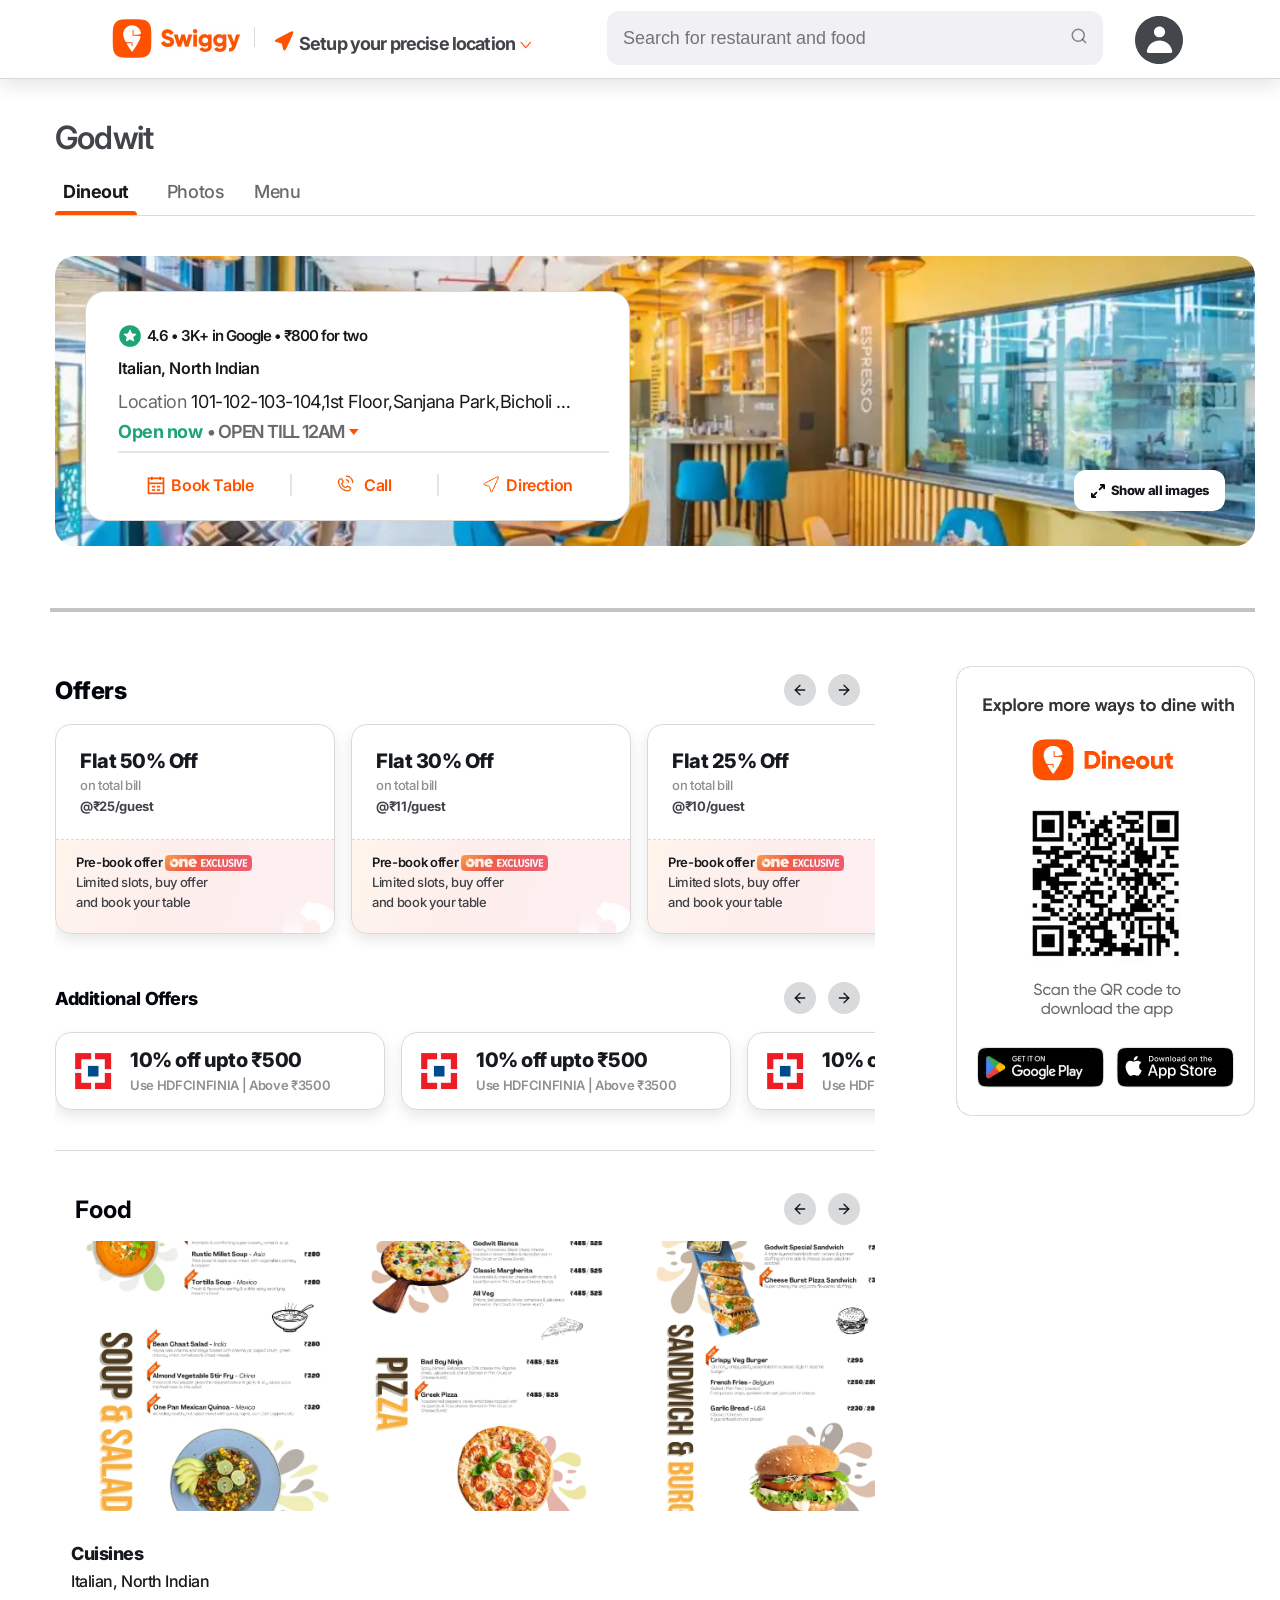
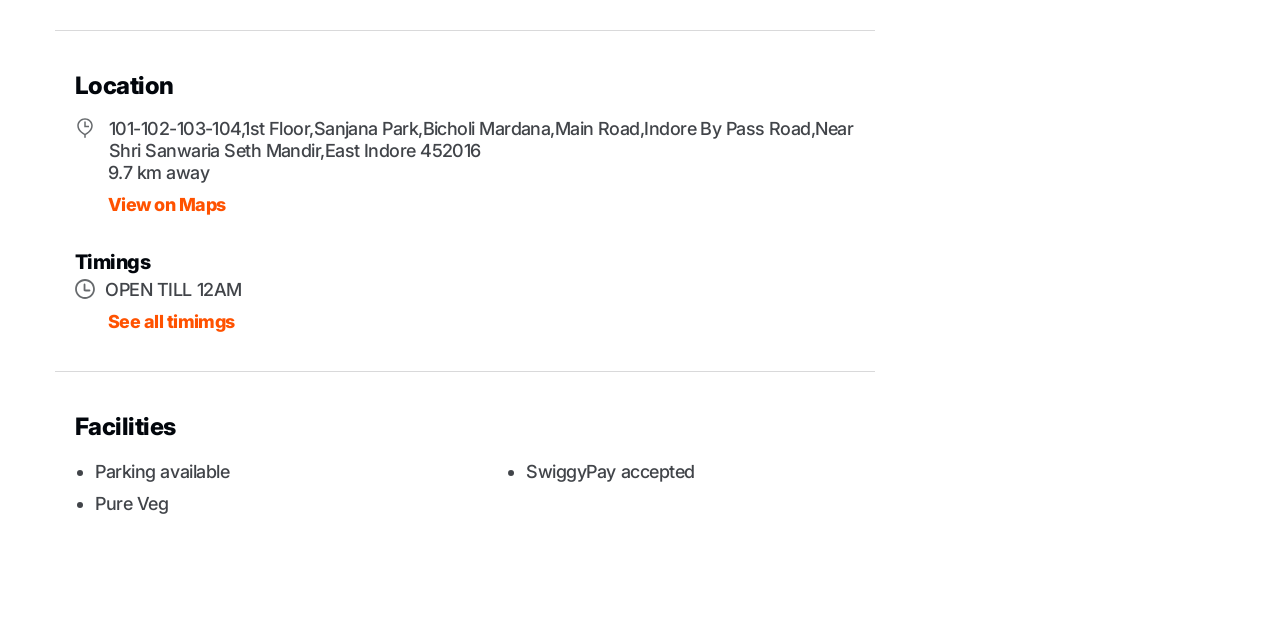
<file: index.html>
<!DOCTYPE html>
<html lang="en">
<head>
    <meta charset="UTF-8">
    <meta name="viewport" content="width=device-width, initial-scale=1.0">
    <title>Godwit In Indore By Pass Road, Indore | Reserve Your Table Now</title>
    <link rel="icon" href="assets/images/logo.svg" type="image/x-icon">
    <link rel="stylesheet" href="assets/style.css">
    <link rel="preconnect" href="https://fonts.googleapis.com">
    <link rel="preconnect" href="https://fonts.gstatic.com" crossorigin>
    <link href="https://fonts.googleapis.com/css2?family=Inter:ital,opsz,wght@0,14..32,100..900;1,14..32,100..900&display=swap" rel="stylesheet">
</head>
<body>
    <header>
        <div class="header-container">
            <nav class="navigation">
                <div class="nav-left">
                    <div class="nav-logo">
                        <img src="assets/images/swiggy-logo-nav.avif" alt="">
                    </div>
                    <div class="nav-location">
                        <div class="nav-location-fly">
                            <svg width="100%" height="100%" viewBox="0 0 16 17" fill="#FF5200" xmlns="http://www.w3.org/2000/svg"><path d="M11.1828 1.84246C13.7623 0.516285 15.0521 -0.146802 15.6759 0.448004C16.2997 1.04281 15.6986 2.36264 14.4965 5.00231L11.0318 12.6101C9.78188 15.3547 9.15692 16.727 8.28744 16.6338C7.41796 16.5407 7.09629 15.0596 6.45294 12.0973C6.29606 11.375 6.21761 11.0138 5.97533 10.7649C5.73305 10.5161 5.37563 10.4285 4.6608 10.2532L4.29783 10.1642C1.65419 9.51589 0.332363 9.19175 0.234059 8.35677C0.135754 7.52179 1.34615 6.89952 3.76695 5.65497L11.1828 1.84246Z" fill="#FF5200"></path></svg>
                        </div>
                        <p>Setup your precise location</p>
                        <div class="nav-location-arrow">
                            <svg width="100%" height="100%" viewBox="0 0 24 25" fill="#FF5200"><path fill-rule="evenodd" clip-rule="evenodd" d="M5.38 2.425a1.2 1.2 0 0 1 1.691-.127l10.54 9.062.036.03c.172.148.385.331.545.514.194.22.452.595.452 1.124s-.258.904-.452 1.125c-.16.182-.373.365-.545.512l-.036.031-10.45 8.985a1.2 1.2 0 0 1-1.564-1.82l10.273-8.833-10.363-8.91a1.2 1.2 0 0 1-.128-1.693" fill-opacity="0.92"></path></svg>
                        </div>
                    </div>
                </div>
                <div class="nav-right">
                    <div class="input">
                        <input type="text" placeholder="Search for restaurant and food" name="nav-input">
                        <span class="search">
                            <svg xmlns="http://www.w3.org/2000/svg" width="18" height="18" viewBox="0 0 24 24" fill="none" stroke="rgba(2, 6, 12, 0.45)" stroke-width="2" stroke-linecap="round" stroke-linejoin="round" class="feather feather-search"><circle cx="11" cy="11" r="8"/><line x1="21" y1="21" x2="16.65" y2="16.65"/></svg>
                        </span>
                    </div>
                    <div class="user">
                        <svg viewBox="0 0 32 32" fill="none" xmlns="http://www.w3.org/2000/svg"><path fill-rule="evenodd" clip-rule="evenodd" d="M12.6097 9.51178C14.1071 9.51178 15.3202 8.33063 15.3202 6.87364C15.3202 5.41747 14.1071 4.23633 12.6097 4.23633C11.1132 4.23633 9.89924 5.41747 9.89924 6.87364C9.89924 8.33063 11.1132 9.51178 12.6097 9.51178ZM6.63407 15.4005C7.41896 12.9149 9.79771 11.1071 12.6091 11.1071C15.422 11.1071 17.7998 12.9149 18.5842 15.4005C18.8042 16.0974 18.9142 16.4459 18.6422 16.8169C18.3702 17.188 17.9279 17.188 17.0434 17.188H8.17479C7.29023 17.188 6.84795 17.188 6.57597 16.8169C6.304 16.4458 6.41402 16.0974 6.63407 15.4005Z" fill="#43464A"></path><path d="M32 16C32 24.8366 24.8366 32 16 32C7.16344 32 0 24.8366 0 16C0 7.16344 7.16344 0 16 0C24.8366 0 32 7.16344 32 16Z" fill="#43464A"></path><path fill-rule="evenodd" clip-rule="evenodd" d="M16.36 14.2184C18.4089 14.2184 20.0688 12.6022 20.0688 10.6086C20.0688 8.61615 18.4089 7 16.36 7C14.3123 7 12.6513 8.61615 12.6513 10.6086C12.6513 12.6022 14.3123 14.2184 16.36 14.2184ZM8.18351 22.2763C9.25748 18.8752 12.5123 16.4017 16.3591 16.4017C20.208 16.4017 23.4615 18.8752 24.5349 22.2762C24.8359 23.2298 24.9863 23.7066 24.6142 24.2143C24.242 24.722 23.6369 24.722 22.4265 24.722H10.2917C9.08134 24.722 8.47617 24.722 8.10403 24.2143C7.73188 23.7065 7.88242 23.2297 8.18351 22.2763Z" fill="white"></path></svg>
                    </div>
                </div>
            </nav>
        </div>
    </header>
    <main>
        <div class="hero-wrapper">
            <div class="hero-container">
                <div class="hero-row">
                    <div class="godwit-head">
                        <h2>Godwit</h2>
                        <div class="godwit-tabs">
                            <a href="index.html" class="tab active-tab"><span>Dineout</span></a>
                            <a href="photos.html" class="tab"><span>Photos</span></a>
                            <a href="menu.html" class="tab"><span>Menu</span></a>
                        </div>
                    </div>

                    <div class="godwit-content">
                        <div class="bg-img">
                            <img src="assets/images/hero-bg.webp" alt="Hero Section Image">
                        </div>
                        <div class="hero-box">
                            <div class="hero-text">
                                <h4 class="rating-text">
                                    <svg xmlns="http://www.w3.org/2000/svg" width="24" height="24" viewBox="0 0 24 24" fill="none"><circle cx="12.0002" cy="12" r="10.8" fill="#1BA672"></circle><path d="M12.0977 15.438C12.0373 15.4024 11.9623 15.4024 11.9019 15.438L8.77957 17.2761C8.32159 17.5457 7.76507 17.1308 7.89275 16.6149L8.73063 13.2294C8.74846 13.1573 8.72339 13.0814 8.66614 13.0341L5.94605 10.7883C5.5298 10.4447 5.74364 9.76902 6.28183 9.72744L9.88118 9.44931C9.95264 9.44379 10.0152 9.39914 10.0435 9.33333L11.4489 6.07662C11.6574 5.59359 12.3423 5.59359 12.5507 6.07662L13.9561 9.33333C13.9845 9.39914 14.047 9.44379 14.1184 9.44931L17.7178 9.72744C18.256 9.76902 18.4698 10.4447 18.0536 10.7883L15.3335 13.0341C15.2762 13.0814 15.2512 13.1573 15.269 13.2294L16.1069 16.6149C16.2345 17.1308 15.678 17.5457 15.22 17.2761L12.0977 15.438Z" fill="white"></path></svg>
                                    <span>4.6 • 3K+ in Google • ₹800 for two</span>
                                </h4>
                                <h4 class="food-type">Italian, North Indian</h4>
                                <p>
                                    <span class="location">Location</span>
                                    <span class="address">
                                        101-102-103-104,1st Floor,Sanjana Park,Bicholi Mardana,Main Road,Indore By Pass Road,Near Shri Sanwaria Seth Mandir,East Indore 452016
                                    </span>
                                </p>
                                <p>
                                    <span class="open">Open now</span>
                                    <span class="time">
                                       • OPEN TILL 12AM
                                    </span>
                                    <svg xmlns="http://www.w3.org/2000/svg" width="10" height="6" viewBox="0 0 10 6" fill="none"><path d="M9.6 0H0L4.8 6L9.6 0Z" fill="#FF5200"></path></svg>
                                </p>
                            </div>
                            <div class="hero-links">
                                <a href="javascript:vois(0)" class="booking">
                                    <svg width="20" height="20" viewBox="0 0 24 24" fill="none" xmlns="http://www.w3.org/2000/svg"><rect x="3" y="4" width="18" height="18" stroke="#FF5200" stroke-width="2" fill="none"></rect><line x1="3" y1="10" x2="21" y2="10" stroke="#FF5200" stroke-width="2"></line><line x1="7" y1="2" x2="7" y2="6" stroke="#FF5200" stroke-width="2"></line><line x1="17" y1="2" x2="17" y2="6" stroke="#FF5200" stroke-width="2"></line><line x1="7" y1="14" x2="11" y2="14" stroke="#FF5200" stroke-width="2"></line><line x1="13" y1="14" x2="17" y2="14" stroke="#FF5200" stroke-width="2"></line><line x1="7" y1="18" x2="11" y2="18" stroke="#FF5200" stroke-width="2"></line><line x1="13" y1="18" x2="17" y2="18" stroke="#FF5200" stroke-width="2"></line></svg>
                                    <span>
                                        Book Table
                                    </span>
                                </a>
                                <a href="javascript:void(0)" class="call">
                                    <img src="assets/images/call.avif" alt="">
                                    <span>
                                        Call
                                    </span>
                                </a>
                                <a href="javascript:void(0)" class="direction">
                                    <svg xmlns="http://www.w3.org/2000/svg" width="20" height="20" viewBox="0 0 20 20" fill="none"><g clip-path="url(#clip0_2121_11726)"><path d="M13.4114 3.28669C14.7155 2.61622 15.6468 2.13871 16.3304 1.89549C17.0525 1.63858 17.2523 1.73449 17.3308 1.80942C17.4094 1.88434 17.5147 2.07938 17.2924 2.81285C17.0819 3.50721 16.6492 4.4601 16.0414 5.79464L12.5768 13.4024C11.9452 14.7892 11.4923 15.7812 11.0928 16.4209C10.6684 17.1007 10.4463 17.1476 10.3407 17.1362C10.2804 17.1298 10.2091 17.1044 10.1112 16.9849C10.0023 16.852 9.88361 16.6283 9.75609 16.2724C9.50034 15.5586 9.2666 14.4874 8.94155 12.9908L8.93639 12.967C8.86237 12.6261 8.79887 12.3337 8.72121 12.0971C8.63817 11.8442 8.52672 11.6141 8.33356 11.4157C8.14062 11.2175 7.91412 11.1001 7.66401 11.0104C7.43033 10.9266 7.14076 10.8556 6.80351 10.7729L6.77988 10.7671L6.41692 10.6781C5.07911 10.3501 4.12891 10.1158 3.49545 9.86513C2.83288 9.60289 2.74372 9.40905 2.73063 9.29786C2.71754 9.18667 2.75924 8.97742 3.34279 8.56848C3.9007 8.1775 4.77052 7.729 5.99556 7.09921L13.4114 3.28669Z" stroke="#FF5200"></path></g><defs><clipPath id="clip0_2121_11726"><rect width="20" height="20" fill="white"></rect></clipPath></defs></svg>
                                    <span>
                                        Direction
                                    </span>
                                </a>
                            </div>
                        </div>

                        <a href="javascript:void(0)" class="expand">
                            <img src="assets/images/expand.avif" alt="Show All Images">
                            <span>Show all images</span>
                        </a>
                    </div>
                </div>
            </div>
        </div>

        <div class="hero-container">
            <hr class="hr-after-hero">
        </div>

        <div class="offer-wrapper">
            <div class="main-container">
                <div class="offer-row">
                    <div class="container1">

                        <!-- offer-head -->
                        <div class="offer-head">
                            <h2>Offers</h2>
                            <div class="arrows">
                                <div class="left-arrow">
                                    <svg xmlns="http://www.w3.org/2000/svg" width="16" height="16" viewBox="0 0 24 24" fill="none" stroke="rgba(2,6,12,0.92)" stroke-width="2" stroke-linecap="round" stroke-linejoin="round" class="feather feather-arrow-left"><line x1="19" y1="12" x2="5" y2="12"/><polyline points="12 19 5 12 12 5"/></svg>
                                </div>
                                <div class="right-arrow">
                                    <svg xmlns="http://www.w3.org/2000/svg" width="16" height="16" viewBox="0 0 24 24" fill="none" stroke="rgba(2,6,12,0.92)" stroke-width="2" stroke-linecap="round" stroke-linejoin="round" class="feather feather-arrow-right"><line x1="5" y1="12" x2="19" y2="12"/><polyline points="12 5 19 12 12 19"/></svg>
                                </div>
                            </div>
                        </div>

                        <!-- offers -->
                        <div class="offer-sections">
                            <div class="offer-section">
                                <div class="offer-section-part1">
                                    <h2>
                                        Flat 50% Off
                                    </h2>
                                    <span>
                                        on total bill
                                    </span>
                                    <p>
                                        @₹25/guest
                                    </p>
                                </div>
                                <div class="offer-section-part">
                                    <p class="pre-book">
                                        Pre-book offer
                                        <a href="javascript:void(0)" class="pre-book-img">
                                            <img src="assets/images/one_exclusive_strip.webp" alt="">
                                        </a>
                                    </p>
                                    <p class="offer-para">
                                        Limited slots, buy offer and book your table
                                    </p>
                                    <div class="white-logo">
                                        <img src="assets/images/whiteone_logo2.avif" alt="">
                                    </div>
                                </div>

                            </div>
                            <div class="offer-section">
                                <div class="offer-section-part1">
                                    <h2>
                                        Flat 30% Off
                                    </h2>
                                    <span>
                                        on total bill
                                    </span>
                                    <p>
                                        @₹11/guest
                                    </p>
                                </div>
                                <div class="offer-section-part">
                                    <p class="pre-book">
                                        Pre-book offer
                                        <a href="javascript:void(0)" class="pre-book-img">
                                            <img src="assets/images/one_exclusive_strip.webp" alt="">
                                        </a>
                                    </p>
                                    <p class="offer-para">
                                        Limited slots, buy offer and book your table
                                    </p>
                                    <div class="white-logo">
                                        <img src="assets/images/whiteone_logo2.avif" alt="">
                                    </div>
                                </div>
                            </div>
                            <div class="offer-section">
                                <div class="offer-section-part1">
                                    <h2>
                                        Flat 25% Off
                                    </h2>
                                    <span>
                                        on total bill
                                    </span>
                                    <p>
                                        @₹10/guest
                                    </p>
                                </div>
                                <div class="offer-section-part">
                                    <p class="pre-book">
                                        Pre-book offer
                                        <a href="javascript:void(0)" class="pre-book-img">
                                            <img src="assets/images/one_exclusive_strip.webp" alt="">
                                        </a>
                                    </p>
                                    <p class="offer-para">
                                        Limited slots, buy offer and book your table
                                    </p>
                                    <div class="white-logo">
                                        <img src="assets/images/whiteone_logo2.avif" alt="">
                                    </div>
                                </div>
                            </div>
                        </div>

                        <!-- add-offer-head -->
                        <div class="add-offer-head">
                            <h2>Additional Offers</h2>
                            <div class="arrows">
                                <div class="left-arrow">
                                    <svg xmlns="http://www.w3.org/2000/svg" width="16" height="16" viewBox="0 0 24 24" fill="none" stroke="rgba(2,6,12,0.92)" stroke-width="2" stroke-linecap="round" stroke-linejoin="round" class="feather feather-arrow-left"><line x1="19" y1="12" x2="5" y2="12"/><polyline points="12 19 5 12 12 5"/></svg>
                                </div>
                                <div class="right-arrow">
                                    <svg xmlns="http://www.w3.org/2000/svg" width="16" height="16" viewBox="0 0 24 24" fill="none" stroke="rgba(2,6,12,0.92)" stroke-width="2" stroke-linecap="round" stroke-linejoin="round" class="feather feather-arrow-right"><line x1="5" y1="12" x2="19" y2="12"/><polyline points="12 5 19 12 12 19"/></svg>
                                </div>
                            </div>
                        </div>

                        <!-- additional-offers -->

                        <div class="offer-sections">
                            <div class="add-offer-section">
                                <div class="add-offer-img">
                                    <img src="assets/images/add-offer.webp" alt="">
                                </div>
                                <div class="add-offer-text">
                                    <h2>10% off upto ₹500</h2>
                                    <p>Use HDFCINFINIA | Above ₹3500</p>
                                </div>
                            </div>
                            <div class="add-offer-section">
                                <div class="add-offer-img">
                                    <img src="assets/images/add-offer.webp" alt="">
                                </div>
                                <div class="add-offer-text">
                                    <h2>10% off upto ₹500</h2>
                                    <p>Use HDFCINFINIA | Above ₹3500</p>
                                </div>
                            </div>
                            <div class="add-offer-section">
                                <div class="add-offer-img">
                                    <img src="assets/images/add-offer.webp" alt="">
                                </div>
                                <div class="add-offer-text">
                                    <h2>10% off upto ₹500</h2>
                                    <p>Use HDFCINFINIA | Above ₹3500</p>
                                </div>
                            </div>
                        </div>

                        <hr>


                        <div class="food-wrapper">
                            <div class="container">
                                <div class="food-row">
                                        <div class="food-head">
                                            <h2>Food</h2>
                                            <div class="arrows">
                                                <div class="left-arrow">
                                                    <svg xmlns="http://www.w3.org/2000/svg" width="16" height="16" viewBox="0 0 24 24" fill="none" stroke="rgba(2,6,12,0.92)" stroke-width="2" stroke-linecap="round" stroke-linejoin="round" class="feather feather-arrow-left"><line x1="19" y1="12" x2="5" y2="12"/><polyline points="12 19 5 12 12 5"/></svg>
                                                </div>
                                                <div class="right-arrow">
                                                    <svg xmlns="http://www.w3.org/2000/svg" width="16" height="16" viewBox="0 0 24 24" fill="none" stroke="rgba(2,6,12,0.92)" stroke-width="2" stroke-linecap="round" stroke-linejoin="round" class="feather feather-arrow-right"><line x1="5" y1="12" x2="19" y2="12"/><polyline points="12 5 19 12 12 19"/></svg>
                                                </div>
                                            </div>
                                        </div>

                                        <div class="food-content">
                                            <div class="food-img">
                                                <img src="assets/images/food1.webp" alt="Food">
                                            </div>
                                            <div class="food-img">
                                                <img src="assets/images/food2.webp" alt="Food">
                                            </div>
                                            <div class="food-img">
                                                <img src="assets/images/food3.webp" alt="Food">
                                            </div>
                                        </div>

                                        <div class="food-text">
                                            <h2>Cuisines</h2>
                                            <p>Italian, North Indian</p>
                                        </div>
                                </div>
                            </div>
                        </div>

                        <hr>


                        <div class="location-wrapper">
                            <div class="container">
                                <div class="location-row">
                                    <div class="location-head">
                                        <h2>
                                            Location
                                        </h2>
                                    </div>
                                    <div class="location-content">
                                        <div class="p-flex">
                                            <svg width="24" height="24"><path fill-rule="evenodd" clip-rule="evenodd" d="M10 1.75c-3.472 0-6.25 2.729-6.25 6.05 0 2.506 1.55 4.49 3.232 5.9A15.68 15.68 0 0 0 10 15.67a15.677 15.677 0 0 0 3.018-1.97c1.683-1.41 3.232-3.394 3.232-5.9 0-3.321-2.778-6.05-6.25-6.05Zm.75 17.428v-2.205a17.18 17.18 0 0 0 3.232-2.123c1.817-1.523 3.768-3.889 3.768-7.05 0-4.19-3.49-7.55-7.75-7.55S2.25 3.61 2.25 7.8c0 3.161 1.95 5.527 3.768 7.05a17.177 17.177 0 0 0 3.232 2.123v2.205a.75.75 0 0 0 1.5 0Zm0-11.428V3.5h-1.5v5.75H14v-1.5h-3.25Z" fill="#02060C" fill-opacity="0.6"></path></svg>
                                            <p>
                                                101-102-103-104,1st Floor,Sanjana Park,Bicholi Mardana,Main Road,Indore By Pass Road,Near Shri Sanwaria Seth Mandir,East Indore 452016
                                            </p>
                                        </div>
                                        <p class="margin-left-33">9.7 km away</p>
                                        <a href="javascript:void(0)">View on Maps</a>
                                    </div>
                                </div>
                            </div>
                        </div>

                        <div class="location-wrapper">
                            <div class="container">
                                <div class="location-row">
                                    <div class="timing-head">
                                        <h2>
                                            Timings
                                        </h2>
                                    </div>
                                    <div class="timimg-content">
                                        <div class="p-flex">
                                           <svg width="20" height="20" viewBox="0 0 20 20" fill="none"><g clip-path="url(#clip0_2755_2844)"><path fill-rule="evenodd" clip-rule="evenodd" d="M9.99961 1.89998C5.5261 1.89998 1.89961 5.52647 1.89961 9.99998C1.89961 14.4735 5.5261 18.1 9.99961 18.1C14.4731 18.1 18.0996 14.4735 18.0996 9.99998C18.0996 5.52647 14.4731 1.89998 9.99961 1.89998ZM0.0996094 9.99998C0.0996094 4.53236 4.53199 0.0999756 9.99961 0.0999756C15.4672 0.0999756 19.8996 4.53236 19.8996 9.99998C19.8996 15.4676 15.4672 19.9 9.99961 19.9C4.53199 19.9 0.0996094 15.4676 0.0996094 9.99998Z" fill="#02060C" fill-opacity="0.6"></path><path fill-rule="evenodd" clip-rule="evenodd" d="M9.52893 4.58923C10.026 4.58923 10.4289 4.99218 10.4289 5.48923V10.4892C10.4289 10.5251 10.4289 10.5582 10.429 10.5892C10.4599 10.5892 10.4931 10.5892 10.5289 10.5892H14.5289C15.026 10.5892 15.4289 10.9922 15.4289 11.4892C15.4289 11.9863 15.026 12.3892 14.5289 12.3892H10.5289C10.5165 12.3892 10.504 12.3892 10.4913 12.3892C10.2895 12.3894 10.058 12.3895 9.86037 12.3629C9.62442 12.3312 9.3073 12.2475 9.03898 11.9792C8.77067 11.7109 8.68699 11.3937 8.65526 11.1578C8.62869 10.9601 8.62881 10.7287 8.62892 10.5269C8.62893 10.5142 8.62893 10.5016 8.62893 10.4892V5.48923C8.62893 4.99218 9.03188 4.58923 9.52893 4.58923Z" fill="#02060C" fill-opacity="0.6"></path></g><defs><clipPath id="clip0_2755_2844"><rect width="20" height="20" fill="white"></rect></clipPath></defs></svg>
                                            <p>
                                                OPEN TILL 12AM
                                            </p>
                                        </div>
                                        <a href="javascript:void(0)">See all timimgs</a>
                                    </div>
                                </div>
                            </div>
                        </div>

                        <hr>


                        <div class="location-wrapper">
                            <div class="container">
                                <div class="location-row">
                                    <div class="location-head">
                                        <h2>
                                            Facilities
                                        </h2>
                                    </div>
                                    <div class="facilities-list">
                                        <div class="list">
                                            <ul>
                                                <li>Parking available</li>
                                                <li>Pure Veg</li>
                                            </ul>
                                        </div>
                                        <div class="list">
                                            <ul>
                                                <li>SwiggyPay accepted</li>
                                            </ul>
                                        </div>
                                    </div>
                                </div>
                            </div>
                        </div>


                    </div>
                    <div class="container2">
                        <img src="assets/images/container2.avif" alt="">
                    </div>


                    
                </div>
            </div>
        </div>


        
    </main>
</body>
</html>
</file>
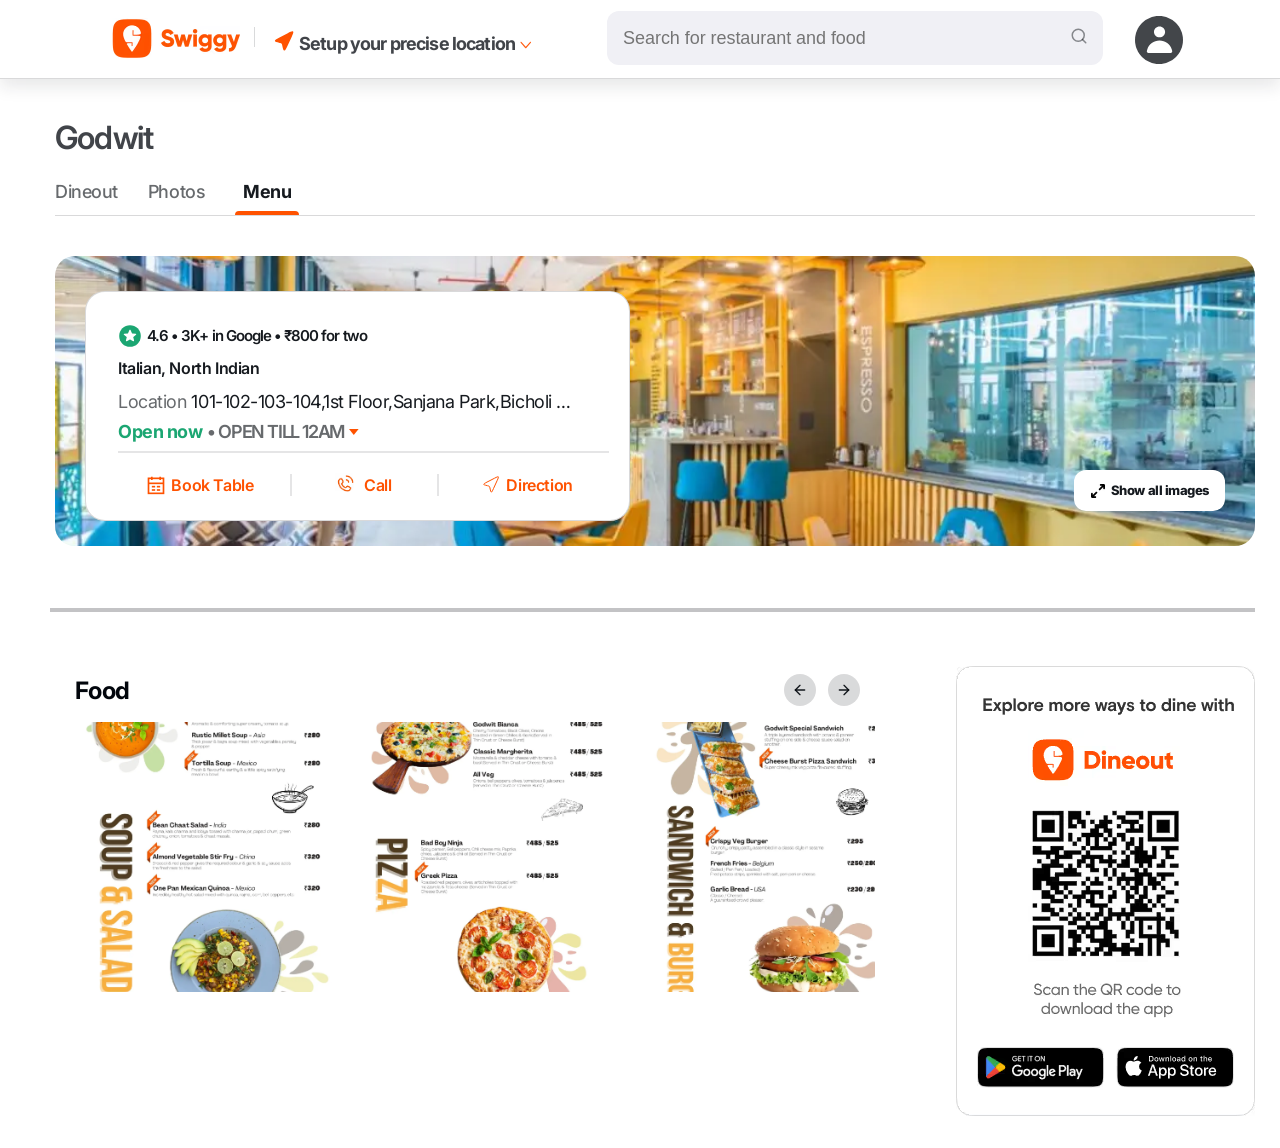
<file: menu.html>
<!DOCTYPE html>
<html lang="en">
<head>
    <meta charset="UTF-8">
    <meta name="viewport" content="width=device-width, initial-scale=1.0">
    <title>Check Swiggy Dineout Menu of Godwit, Indore Bypass Road, Indore</title>
    <link rel="icon" href="assets/images/logo.svg" type="image/x-icon">
    <link rel="stylesheet" href="assets/style.css">
    <link rel="preconnect" href="https://fonts.googleapis.com">
    <link rel="preconnect" href="https://fonts.gstatic.com" crossorigin>
    <link href="https://fonts.googleapis.com/css2?family=Inter:ital,opsz,wght@0,14..32,100..900;1,14..32,100..900&display=swap" rel="stylesheet">
</head>
<body>
    <header>
        <div class="header-container">
            <nav class="navigation">
                <div class="nav-left">
                    <div class="nav-logo">
                        <img src="assets/images/swiggy-logo-nav.avif" alt="">
                    </div>
                    <div class="nav-location">
                        <div class="nav-location-fly">
                            <svg width="100%" height="100%" viewBox="0 0 16 17" fill="#FF5200" xmlns="http://www.w3.org/2000/svg"><path d="M11.1828 1.84246C13.7623 0.516285 15.0521 -0.146802 15.6759 0.448004C16.2997 1.04281 15.6986 2.36264 14.4965 5.00231L11.0318 12.6101C9.78188 15.3547 9.15692 16.727 8.28744 16.6338C7.41796 16.5407 7.09629 15.0596 6.45294 12.0973C6.29606 11.375 6.21761 11.0138 5.97533 10.7649C5.73305 10.5161 5.37563 10.4285 4.6608 10.2532L4.29783 10.1642C1.65419 9.51589 0.332363 9.19175 0.234059 8.35677C0.135754 7.52179 1.34615 6.89952 3.76695 5.65497L11.1828 1.84246Z" fill="#FF5200"></path></svg>
                        </div>
                        <p>Setup your precise location</p>
                        <div class="nav-location-arrow">
                            <svg width="100%" height="100%" viewBox="0 0 24 25" fill="#FF5200"><path fill-rule="evenodd" clip-rule="evenodd" d="M5.38 2.425a1.2 1.2 0 0 1 1.691-.127l10.54 9.062.036.03c.172.148.385.331.545.514.194.22.452.595.452 1.124s-.258.904-.452 1.125c-.16.182-.373.365-.545.512l-.036.031-10.45 8.985a1.2 1.2 0 0 1-1.564-1.82l10.273-8.833-10.363-8.91a1.2 1.2 0 0 1-.128-1.693" fill-opacity="0.92"></path></svg>
                        </div>
                    </div>
                </div>
                <div class="nav-right">
                    <div class="input">
                        <input type="text" placeholder="Search for restaurant and food" name="nav-input">
                        <span class="search">
                            <svg xmlns="http://www.w3.org/2000/svg" width="18" height="18" viewBox="0 0 24 24" fill="none" stroke="rgba(2, 6, 12, 0.45)" stroke-width="2" stroke-linecap="round" stroke-linejoin="round" class="feather feather-search"><circle cx="11" cy="11" r="8"/><line x1="21" y1="21" x2="16.65" y2="16.65"/></svg>
                        </span>
                    </div>
                    <div class="user">
                        <svg viewBox="0 0 32 32" fill="none" xmlns="http://www.w3.org/2000/svg"><path fill-rule="evenodd" clip-rule="evenodd" d="M12.6097 9.51178C14.1071 9.51178 15.3202 8.33063 15.3202 6.87364C15.3202 5.41747 14.1071 4.23633 12.6097 4.23633C11.1132 4.23633 9.89924 5.41747 9.89924 6.87364C9.89924 8.33063 11.1132 9.51178 12.6097 9.51178ZM6.63407 15.4005C7.41896 12.9149 9.79771 11.1071 12.6091 11.1071C15.422 11.1071 17.7998 12.9149 18.5842 15.4005C18.8042 16.0974 18.9142 16.4459 18.6422 16.8169C18.3702 17.188 17.9279 17.188 17.0434 17.188H8.17479C7.29023 17.188 6.84795 17.188 6.57597 16.8169C6.304 16.4458 6.41402 16.0974 6.63407 15.4005Z" fill="#43464A"></path><path d="M32 16C32 24.8366 24.8366 32 16 32C7.16344 32 0 24.8366 0 16C0 7.16344 7.16344 0 16 0C24.8366 0 32 7.16344 32 16Z" fill="#43464A"></path><path fill-rule="evenodd" clip-rule="evenodd" d="M16.36 14.2184C18.4089 14.2184 20.0688 12.6022 20.0688 10.6086C20.0688 8.61615 18.4089 7 16.36 7C14.3123 7 12.6513 8.61615 12.6513 10.6086C12.6513 12.6022 14.3123 14.2184 16.36 14.2184ZM8.18351 22.2763C9.25748 18.8752 12.5123 16.4017 16.3591 16.4017C20.208 16.4017 23.4615 18.8752 24.5349 22.2762C24.8359 23.2298 24.9863 23.7066 24.6142 24.2143C24.242 24.722 23.6369 24.722 22.4265 24.722H10.2917C9.08134 24.722 8.47617 24.722 8.10403 24.2143C7.73188 23.7065 7.88242 23.2297 8.18351 22.2763Z" fill="white"></path></svg>
                    </div>
                </div>
            </nav>
        </div>
    </header>
    <main>
        <div class="hero-wrapper">
            <div class="hero-container">
                <div class="hero-row">
                    <div class="godwit-head">
                        <h2>Godwit</h2>
                        <div class="godwit-tabs">
                            <a href="index.html" class="tab"><span>Dineout</span></a>
                            <a href="menus.html" class="tab"><span>Photos</span></a>
                            <a href="menu.html" class="tab active-tab"><span>Menu</span></a>
                        </div>
                    </div>

                    <div class="godwit-content">
                        <div class="bg-img">
                            <img src="assets/images/hero-bg.webp" alt="Hero Section Image">
                        </div>
                        <div class="hero-box">
                            <div class="hero-text">
                                <h4 class="rating-text">
                                    <svg xmlns="http://www.w3.org/2000/svg" width="24" height="24" viewBox="0 0 24 24" fill="none"><circle cx="12.0002" cy="12" r="10.8" fill="#1BA672"></circle><path d="M12.0977 15.438C12.0373 15.4024 11.9623 15.4024 11.9019 15.438L8.77957 17.2761C8.32159 17.5457 7.76507 17.1308 7.89275 16.6149L8.73063 13.2294C8.74846 13.1573 8.72339 13.0814 8.66614 13.0341L5.94605 10.7883C5.5298 10.4447 5.74364 9.76902 6.28183 9.72744L9.88118 9.44931C9.95264 9.44379 10.0152 9.39914 10.0435 9.33333L11.4489 6.07662C11.6574 5.59359 12.3423 5.59359 12.5507 6.07662L13.9561 9.33333C13.9845 9.39914 14.047 9.44379 14.1184 9.44931L17.7178 9.72744C18.256 9.76902 18.4698 10.4447 18.0536 10.7883L15.3335 13.0341C15.2762 13.0814 15.2512 13.1573 15.269 13.2294L16.1069 16.6149C16.2345 17.1308 15.678 17.5457 15.22 17.2761L12.0977 15.438Z" fill="white"></path></svg>
                                    <span>4.6 • 3K+ in Google • ₹800 for two</span>
                                </h4>
                                <h4 class="food-type">Italian, North Indian</h4>
                                <p>
                                    <span class="location">Location</span>
                                    <span class="address">
                                        101-102-103-104,1st Floor,Sanjana Park,Bicholi Mardana,Main Road,Indore By Pass Road,Near Shri Sanwaria Seth Mandir,East Indore 452016
                                    </span>
                                </p>
                                <p>
                                    <span class="open">Open now</span>
                                    <span class="time">
                                       • OPEN TILL 12AM
                                    </span>
                                    <svg xmlns="http://www.w3.org/2000/svg" width="10" height="6" viewBox="0 0 10 6" fill="none"><path d="M9.6 0H0L4.8 6L9.6 0Z" fill="#FF5200"></path></svg>
                                </p>
                            </div>
                            <div class="hero-links">
                                <a href="javascript:vois(0)" class="booking">
                                    <svg width="20" height="20" viewBox="0 0 24 24" fill="none" xmlns="http://www.w3.org/2000/svg"><rect x="3" y="4" width="18" height="18" stroke="#FF5200" stroke-width="2" fill="none"></rect><line x1="3" y1="10" x2="21" y2="10" stroke="#FF5200" stroke-width="2"></line><line x1="7" y1="2" x2="7" y2="6" stroke="#FF5200" stroke-width="2"></line><line x1="17" y1="2" x2="17" y2="6" stroke="#FF5200" stroke-width="2"></line><line x1="7" y1="14" x2="11" y2="14" stroke="#FF5200" stroke-width="2"></line><line x1="13" y1="14" x2="17" y2="14" stroke="#FF5200" stroke-width="2"></line><line x1="7" y1="18" x2="11" y2="18" stroke="#FF5200" stroke-width="2"></line><line x1="13" y1="18" x2="17" y2="18" stroke="#FF5200" stroke-width="2"></line></svg>
                                    <span>
                                        Book Table
                                    </span>
                                </a>
                                <a href="javascript:void(0)" class="call">
                                    <img src="assets/images/call.avif" alt="">
                                    <span>
                                        Call
                                    </span>
                                </a>
                                <a href="javascript:void(0)" class="direction">
                                    <svg xmlns="http://www.w3.org/2000/svg" width="20" height="20" viewBox="0 0 20 20" fill="none"><g clip-path="url(#clip0_2121_11726)"><path d="M13.4114 3.28669C14.7155 2.61622 15.6468 2.13871 16.3304 1.89549C17.0525 1.63858 17.2523 1.73449 17.3308 1.80942C17.4094 1.88434 17.5147 2.07938 17.2924 2.81285C17.0819 3.50721 16.6492 4.4601 16.0414 5.79464L12.5768 13.4024C11.9452 14.7892 11.4923 15.7812 11.0928 16.4209C10.6684 17.1007 10.4463 17.1476 10.3407 17.1362C10.2804 17.1298 10.2091 17.1044 10.1112 16.9849C10.0023 16.852 9.88361 16.6283 9.75609 16.2724C9.50034 15.5586 9.2666 14.4874 8.94155 12.9908L8.93639 12.967C8.86237 12.6261 8.79887 12.3337 8.72121 12.0971C8.63817 11.8442 8.52672 11.6141 8.33356 11.4157C8.14062 11.2175 7.91412 11.1001 7.66401 11.0104C7.43033 10.9266 7.14076 10.8556 6.80351 10.7729L6.77988 10.7671L6.41692 10.6781C5.07911 10.3501 4.12891 10.1158 3.49545 9.86513C2.83288 9.60289 2.74372 9.40905 2.73063 9.29786C2.71754 9.18667 2.75924 8.97742 3.34279 8.56848C3.9007 8.1775 4.77052 7.729 5.99556 7.09921L13.4114 3.28669Z" stroke="#FF5200"></path></g><defs><clipPath id="clip0_2121_11726"><rect width="20" height="20" fill="white"></rect></clipPath></defs></svg>
                                    <span>
                                        Direction
                                    </span>
                                </a>
                            </div>
                        </div>

                        <a href="javascript:void(0)" class="expand">
                            <img src="assets/images/expand.avif" alt="Show All Images">
                            <span>Show all images</span>
                        </a>
                    </div>
                </div>
            </div>
        </div>

        <div class="hero-container">
            <hr class="hr-after-hero">
        </div>

        <div class="offer-wrapper">
            <div class="main-container">
                <div class="offer-row">
                    <div class="container1">

                        <div class="food-wrapper">
                            <div class="container">
                                <div class="food-row">
                                        <div class="menu-food-head">
                                            <h2>Food</h2>
                                            <div class="arrows">
                                                <div class="left-arrow">
                                                    <svg xmlns="http://www.w3.org/2000/svg" width="16" height="16" viewBox="0 0 24 24" fill="none" stroke="rgba(2,6,12,0.92)" stroke-width="2" stroke-linecap="round" stroke-linejoin="round" class="feather feather-arrow-left"><line x1="19" y1="12" x2="5" y2="12"/><polyline points="12 19 5 12 12 5"/></svg>
                                                </div>
                                                <div class="right-arrow">
                                                    <svg xmlns="http://www.w3.org/2000/svg" width="16" height="16" viewBox="0 0 24 24" fill="none" stroke="rgba(2,6,12,0.92)" stroke-width="2" stroke-linecap="round" stroke-linejoin="round" class="feather feather-arrow-right"><line x1="5" y1="12" x2="19" y2="12"/><polyline points="12 5 19 12 12 19"/></svg>
                                                </div>
                                            </div>
                                        </div>

                                        <div class="food-content">
                                            <div class="food-img">
                                                <img src="assets/images/food1.webp" alt="Food">
                                            </div>
                                            <div class="food-img">
                                                <img src="assets/images/food2.webp" alt="Food">
                                            </div>
                                            <div class="food-img">
                                                <img src="assets/images/food3.webp" alt="Food">
                                            </div>
                                        </div>
                                </div>
                            </div>
                        </div>


                    </div>
                    <div class="container2">
                        <img src="assets/images/container2.avif" alt="">
                    </div>


                    
                </div>
            </div>
        </div>


        
    </main>
</body>
</html>
</file>
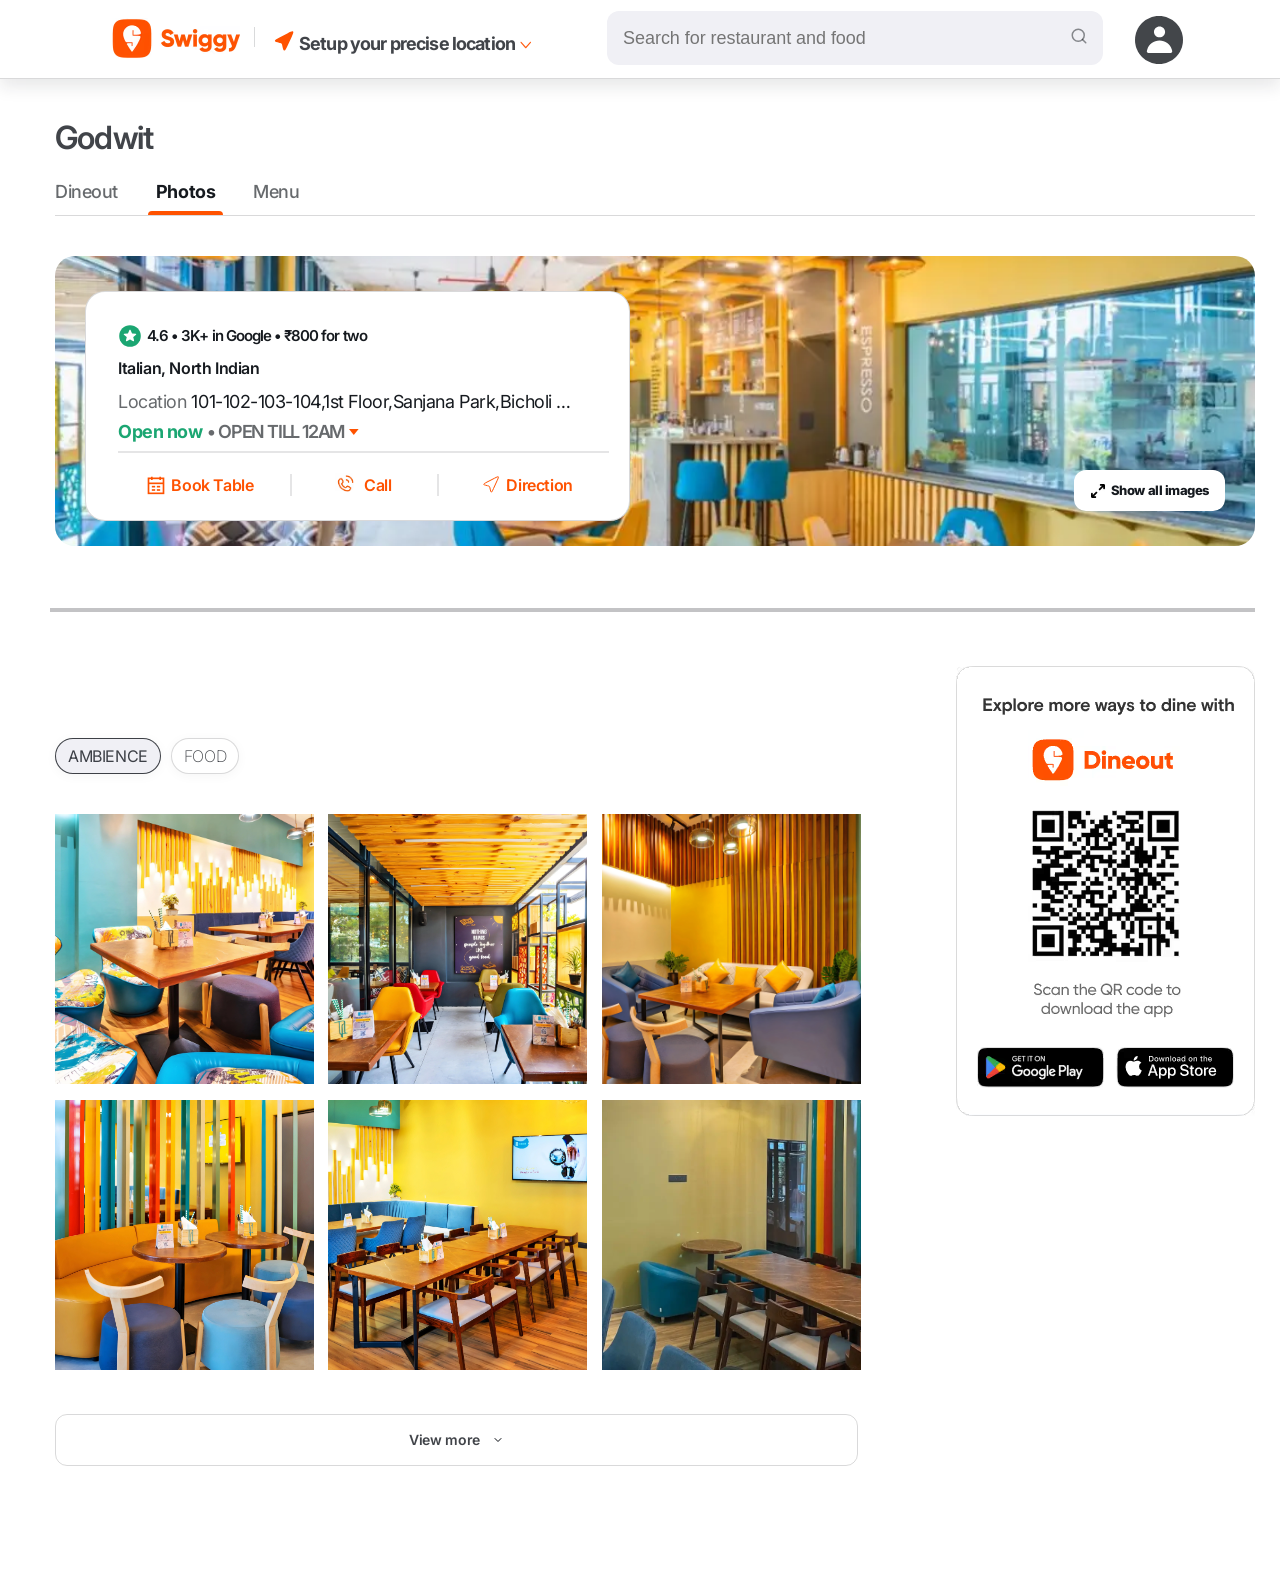
<file: photos.html>
<!DOCTYPE html>
<html lang="en">
<head>
    <meta charset="UTF-8">
    <meta name="viewport" content="width=device-width, initial-scale=1.0">
    <title>Photos of Godwit, Indore Bypass Road, Indore | Swiggy Dineout</title>
    <link rel="icon" href="assets/images/logo.svg" type="image/x-icon">
    <link rel="stylesheet" href="assets/style.css">
    <link rel="preconnect" href="https://fonts.googleapis.com">
    <link rel="preconnect" href="https://fonts.gstatic.com" crossorigin>
    <link href="https://fonts.googleapis.com/css2?family=Inter:ital,opsz,wght@0,14..32,100..900;1,14..32,100..900&display=swap" rel="stylesheet">
</head>
<body>
    <header>
        <div class="header-container">
            <nav class="navigation">
                <div class="nav-left">
                    <div class="nav-logo">
                        <img src="assets/images/swiggy-logo-nav.avif" alt="">
                    </div>
                    <div class="nav-location">
                        <div class="nav-location-fly">
                            <svg width="100%" height="100%" viewBox="0 0 16 17" fill="#FF5200" xmlns="http://www.w3.org/2000/svg"><path d="M11.1828 1.84246C13.7623 0.516285 15.0521 -0.146802 15.6759 0.448004C16.2997 1.04281 15.6986 2.36264 14.4965 5.00231L11.0318 12.6101C9.78188 15.3547 9.15692 16.727 8.28744 16.6338C7.41796 16.5407 7.09629 15.0596 6.45294 12.0973C6.29606 11.375 6.21761 11.0138 5.97533 10.7649C5.73305 10.5161 5.37563 10.4285 4.6608 10.2532L4.29783 10.1642C1.65419 9.51589 0.332363 9.19175 0.234059 8.35677C0.135754 7.52179 1.34615 6.89952 3.76695 5.65497L11.1828 1.84246Z" fill="#FF5200"></path></svg>
                        </div>
                        <p>Setup your precise location</p>
                        <div class="nav-location-arrow">
                            <svg width="100%" height="100%" viewBox="0 0 24 25" fill="#FF5200"><path fill-rule="evenodd" clip-rule="evenodd" d="M5.38 2.425a1.2 1.2 0 0 1 1.691-.127l10.54 9.062.036.03c.172.148.385.331.545.514.194.22.452.595.452 1.124s-.258.904-.452 1.125c-.16.182-.373.365-.545.512l-.036.031-10.45 8.985a1.2 1.2 0 0 1-1.564-1.82l10.273-8.833-10.363-8.91a1.2 1.2 0 0 1-.128-1.693" fill-opacity="0.92"></path></svg>
                        </div>
                    </div>
                </div>
                <div class="nav-right">
                    <div class="input">
                        <input type="text" placeholder="Search for restaurant and food" name="nav-input">
                        <span class="search">
                            <svg xmlns="http://www.w3.org/2000/svg" width="18" height="18" viewBox="0 0 24 24" fill="none" stroke="rgba(2, 6, 12, 0.45)" stroke-width="2" stroke-linecap="round" stroke-linejoin="round" class="feather feather-search"><circle cx="11" cy="11" r="8"/><line x1="21" y1="21" x2="16.65" y2="16.65"/></svg>
                        </span>
                    </div>
                    <div class="user">
                        <svg viewBox="0 0 32 32" fill="none" xmlns="http://www.w3.org/2000/svg"><path fill-rule="evenodd" clip-rule="evenodd" d="M12.6097 9.51178C14.1071 9.51178 15.3202 8.33063 15.3202 6.87364C15.3202 5.41747 14.1071 4.23633 12.6097 4.23633C11.1132 4.23633 9.89924 5.41747 9.89924 6.87364C9.89924 8.33063 11.1132 9.51178 12.6097 9.51178ZM6.63407 15.4005C7.41896 12.9149 9.79771 11.1071 12.6091 11.1071C15.422 11.1071 17.7998 12.9149 18.5842 15.4005C18.8042 16.0974 18.9142 16.4459 18.6422 16.8169C18.3702 17.188 17.9279 17.188 17.0434 17.188H8.17479C7.29023 17.188 6.84795 17.188 6.57597 16.8169C6.304 16.4458 6.41402 16.0974 6.63407 15.4005Z" fill="#43464A"></path><path d="M32 16C32 24.8366 24.8366 32 16 32C7.16344 32 0 24.8366 0 16C0 7.16344 7.16344 0 16 0C24.8366 0 32 7.16344 32 16Z" fill="#43464A"></path><path fill-rule="evenodd" clip-rule="evenodd" d="M16.36 14.2184C18.4089 14.2184 20.0688 12.6022 20.0688 10.6086C20.0688 8.61615 18.4089 7 16.36 7C14.3123 7 12.6513 8.61615 12.6513 10.6086C12.6513 12.6022 14.3123 14.2184 16.36 14.2184ZM8.18351 22.2763C9.25748 18.8752 12.5123 16.4017 16.3591 16.4017C20.208 16.4017 23.4615 18.8752 24.5349 22.2762C24.8359 23.2298 24.9863 23.7066 24.6142 24.2143C24.242 24.722 23.6369 24.722 22.4265 24.722H10.2917C9.08134 24.722 8.47617 24.722 8.10403 24.2143C7.73188 23.7065 7.88242 23.2297 8.18351 22.2763Z" fill="white"></path></svg>
                    </div>
                </div>
            </nav>
        </div>
    </header>
    <main>
        <div class="hero-wrapper">
            <div class="hero-container">
                <div class="hero-row">
                    <div class="godwit-head">
                        <h2>Godwit</h2>
                        <div class="godwit-tabs">
                            <a href="index.html" class="tab"><span>Dineout</span></a>
                            <a href="photos.html" class="tab active-tab"><span>Photos</span></a>
                            <a href="menu.html" class="tab"><span>Menu</span></a>
                        </div>
                    </div>

                    <div class="godwit-content">
                        <div class="bg-img">
                            <img src="assets/images/hero-bg.webp" alt="Hero Section Image">
                        </div>
                        <div class="hero-box">
                            <div class="hero-text">
                                <h4 class="rating-text">
                                    <svg xmlns="http://www.w3.org/2000/svg" width="24" height="24" viewBox="0 0 24 24" fill="none"><circle cx="12.0002" cy="12" r="10.8" fill="#1BA672"></circle><path d="M12.0977 15.438C12.0373 15.4024 11.9623 15.4024 11.9019 15.438L8.77957 17.2761C8.32159 17.5457 7.76507 17.1308 7.89275 16.6149L8.73063 13.2294C8.74846 13.1573 8.72339 13.0814 8.66614 13.0341L5.94605 10.7883C5.5298 10.4447 5.74364 9.76902 6.28183 9.72744L9.88118 9.44931C9.95264 9.44379 10.0152 9.39914 10.0435 9.33333L11.4489 6.07662C11.6574 5.59359 12.3423 5.59359 12.5507 6.07662L13.9561 9.33333C13.9845 9.39914 14.047 9.44379 14.1184 9.44931L17.7178 9.72744C18.256 9.76902 18.4698 10.4447 18.0536 10.7883L15.3335 13.0341C15.2762 13.0814 15.2512 13.1573 15.269 13.2294L16.1069 16.6149C16.2345 17.1308 15.678 17.5457 15.22 17.2761L12.0977 15.438Z" fill="white"></path></svg>
                                    <span>4.6 • 3K+ in Google • ₹800 for two</span>
                                </h4>
                                <h4 class="food-type">Italian, North Indian</h4>
                                <p>
                                    <span class="location">Location</span>
                                    <span class="address">
                                        101-102-103-104,1st Floor,Sanjana Park,Bicholi Mardana,Main Road,Indore By Pass Road,Near Shri Sanwaria Seth Mandir,East Indore 452016
                                    </span>
                                </p>
                                <p>
                                    <span class="open">Open now</span>
                                    <span class="time">
                                       • OPEN TILL 12AM
                                    </span>
                                    <svg xmlns="http://www.w3.org/2000/svg" width="10" height="6" viewBox="0 0 10 6" fill="none"><path d="M9.6 0H0L4.8 6L9.6 0Z" fill="#FF5200"></path></svg>
                                </p>
                            </div>
                            <div class="hero-links">
                                <a href="javascript:vois(0)" class="booking">
                                    <svg width="20" height="20" viewBox="0 0 24 24" fill="none" xmlns="http://www.w3.org/2000/svg"><rect x="3" y="4" width="18" height="18" stroke="#FF5200" stroke-width="2" fill="none"></rect><line x1="3" y1="10" x2="21" y2="10" stroke="#FF5200" stroke-width="2"></line><line x1="7" y1="2" x2="7" y2="6" stroke="#FF5200" stroke-width="2"></line><line x1="17" y1="2" x2="17" y2="6" stroke="#FF5200" stroke-width="2"></line><line x1="7" y1="14" x2="11" y2="14" stroke="#FF5200" stroke-width="2"></line><line x1="13" y1="14" x2="17" y2="14" stroke="#FF5200" stroke-width="2"></line><line x1="7" y1="18" x2="11" y2="18" stroke="#FF5200" stroke-width="2"></line><line x1="13" y1="18" x2="17" y2="18" stroke="#FF5200" stroke-width="2"></line></svg>
                                    <span>
                                        Book Table
                                    </span>
                                </a>
                                <a href="javascript:void(0)" class="call">
                                    <img src="assets/images/call.avif" alt="">
                                    <span>
                                        Call
                                    </span>
                                </a>
                                <a href="javascript:void(0)" class="direction">
                                    <svg xmlns="http://www.w3.org/2000/svg" width="20" height="20" viewBox="0 0 20 20" fill="none"><g clip-path="url(#clip0_2121_11726)"><path d="M13.4114 3.28669C14.7155 2.61622 15.6468 2.13871 16.3304 1.89549C17.0525 1.63858 17.2523 1.73449 17.3308 1.80942C17.4094 1.88434 17.5147 2.07938 17.2924 2.81285C17.0819 3.50721 16.6492 4.4601 16.0414 5.79464L12.5768 13.4024C11.9452 14.7892 11.4923 15.7812 11.0928 16.4209C10.6684 17.1007 10.4463 17.1476 10.3407 17.1362C10.2804 17.1298 10.2091 17.1044 10.1112 16.9849C10.0023 16.852 9.88361 16.6283 9.75609 16.2724C9.50034 15.5586 9.2666 14.4874 8.94155 12.9908L8.93639 12.967C8.86237 12.6261 8.79887 12.3337 8.72121 12.0971C8.63817 11.8442 8.52672 11.6141 8.33356 11.4157C8.14062 11.2175 7.91412 11.1001 7.66401 11.0104C7.43033 10.9266 7.14076 10.8556 6.80351 10.7729L6.77988 10.7671L6.41692 10.6781C5.07911 10.3501 4.12891 10.1158 3.49545 9.86513C2.83288 9.60289 2.74372 9.40905 2.73063 9.29786C2.71754 9.18667 2.75924 8.97742 3.34279 8.56848C3.9007 8.1775 4.77052 7.729 5.99556 7.09921L13.4114 3.28669Z" stroke="#FF5200"></path></g><defs><clipPath id="clip0_2121_11726"><rect width="20" height="20" fill="white"></rect></clipPath></defs></svg>
                                    <span>
                                        Direction
                                    </span>
                                </a>
                            </div>
                        </div>

                        <a href="javascript:void(0)" class="expand">
                            <img src="assets/images/expand.avif" alt="Show All Images">
                            <span>Show all images</span>
                        </a>
                    </div>
                </div>
            </div>
        </div>

        <div class="hero-container">
            <hr class="hr-after-hero">
        </div>

        <div class="offer-wrapper">
            <div class="main-container">
                <div class="offer-row">
                    <div class="container1">
                        <div class="photo-tab">
                            <a href="javascript:void(0)" class="photo-tabs">Ambience</a>
                            <a href="javascript:void(0)" class="photo-tabs-inactive">Food</a>
                        </div>
                        <div class="photo-content">
                            <div class="photo-imgs">
                                <img src="assets/images/photo1.webp" alt="Photo1">
                                <img src="assets/images/photo2.webp" alt="Photo2">
                                <img src="assets/images/photo3.webp" alt="Photo3">
                            </div>
                            <div class="photo-imgs">
                                <img src="assets/images/photo4.webp" alt="Photo4">
                                <img src="assets/images/photo5.webp" alt="Photo5">
                                <img src="assets/images/photo6.webp" alt="Photo6">
                            </div>
                        </div>

                        <div class="view-more">
                            <a href="javascript:void(0)">View more</a>
                            <svg xmlns="http://www.w3.org/2000/svg" width="12" height="12" viewBox="0 0 24 24" fill="none" stroke="currentColor" stroke-width="2" stroke-linecap="round" stroke-linejoin="round" class="feather feather-chevron-down"><polyline points="6 9 12 15 18 9"/></svg>
                        </div>

                    </div>
                    <div class="container2">
                        <img src="assets/images/container2.avif" alt="">
                    </div>


                    
                </div>
            </div>
        </div>


        
    </main>
</body>
</html>
</file>
<file: assets/style.css>
* {
  margin: 0;
  padding: 0;
  box-sizing: border-box;
}

body{
    font-family: 'Inter', sans-serif;
    margin: 0;
    padding: 0;
    height: 100%;
    font-weight: 200;
    color: #02060c;
}

img {
  max-width: 100%;
  display: inline-block;
  vertical-align: middle;
  object-fit: cover;
}

a {
  text-decoration: none;
  display: inline-block;
}

/* navigation-bar */

.nav-logo {
    aspect-ratio: 130 / 62;
    width: 100%;
    max-width: 130px;
    position: relative;
    cursor: pointer;
}

.nav-logo::after {
    content: "";
    position: absolute;
    height: 20px;
    width: 1px;
    background-color: #d9dadb;
    right: -13px;
    top: 20px;
}

.nav-logo img{
    height: 100%;
    width: 100%;
    object-fit: contain;
}

.nav-location-fly {
    aspect-ratio: 20 / 20;
    max-width: 20px;
    width: 100%;
}

.nav-location-arrow{
    aspect-ratio: 12 / 12;
    max-width: 12px;
    width: 100%;
    transform: rotate(90deg);
}

.search {
    aspect-ratio: 18 / 18;
    max-width: 18px;
    width: 100%;
    position: absolute;
    right: 3%;
    top: 30%;
}

.user {
    max-width: 48px;
    aspect-ratio: 48 / 48;
    width: 100%;
    cursor: pointer;
    flex-shrink: 0;
    margin-top: 7px;
}

.input input[type="text"]{
    width: 100%;
    font-size: 18px;
    padding: 16px;
    text-align: left;
    font-weight: 400;
    line-height: 22px;
    letter-spacing: -0.05px;
    color: rgba(2, 6, 12, 0.45);
    overflow: hidden;
    background-color: rgb(240, 240, 245);
    border: none;
    outline: none;
    border-radius: 12px;
    cursor: pointer;
}

.input{
    position: relative;
    flex: 1;              
    flex: 0 0 496px;   
    margin-left: -5px; 
}

.nav-right, .nav-left {
    display: flex;
    align-items: center;
    gap: 32px;
}

.navigation {
    display: flex;
    justify-content: flex-start;
    align-items: center;
    padding: 7px;
    gap: 5rem;
    margin-bottom: 2px;
}

.header-container{
    max-width: 1090px;
    width: 100%;
    margin: auto;
    padding-inline: 10px;
}

.nav-location {
    display: flex;
    justify-content: center;
    align-items: flex-end;
    gap: 5px;
    cursor: pointer;
    margin-top: 10px;
}

.nav-location p{
    font-weight: 700;
    font-size: 18px;
    line-height: 22px;
    letter-spacing: -0.85px;
    color: rgba(2, 6, 12, 0.75);
    overflow: hidden;
    width: 100%;
    overflow-wrap: break-word;
}

header {
    box-shadow: rgba(27, 30, 36, 0.1) 0px 8px 16px 0px;
    position: fixed;
    top: 0;
    z-index: 1;
    width: 100%;
    background-color: #FFFFFF;
    border-bottom: 1px solid rgba(2, 6, 12, 0.15);
}

/* godwit */

.hero-wrapper{
    padding-top: 120px;
}

.hero-container{
    padding-inline: 10px;
    max-width: 1220px;
    margin: auto;
    width: 100%;
}

.godwit-tabs{
    border-bottom: 1px solid rgba(2, 6, 12, 0.15);
}

.godwit-head h2{
    font-weight: 600;
    font-size: 32px;
    line-height: 36px;
    letter-spacing: -0.8px;
    color: rgba(2, 6, 12, 0.75);
}

.godwit-tabs {
    display: flex;
    padding-top: 25px;
    gap: 30px;
}

.tab span{
    font-weight: 500;
    font-size: 18px;
    line-height: 22px;
    letter-spacing: -0.45px;
    color: rgba(2, 6, 12, 0.6);
}

.active-tab {
    position: relative;
    padding-bottom: 12px;
    padding-inline: 8px;
}

.active-tab::after {
    content: "";
    position: absolute;
    left: 0;
    bottom: 0;
    width: 100%;
    height: 4px;
    background-color: rgb(255, 82, 0);
    border-radius: 10px 10px 0 0;
}

.active-tab span {
    color: rgba(2, 6, 12, 0.92);
    font-weight: 700;
}

.bg-img {
    aspect-ratio: 1200 / 290;
    /* max-width: 1200px; */
    width: 100%;
    border-radius: 20px;
    overflow: hidden;
}

img {
    width: 100%;
    height: 100%;
    object-fit: cover;
}

.godwit-content {
    padding-block: 40px;
    position: relative;
}

.hero-box {
    background-color: #FFF;
    position: absolute;
    top: 75px;
    left: 30px;
    aspect-ratio: 545 / 230;
    max-width: 545px;
    width: 100%;
    padding: 32px 20px 20px 32px;
    border: 1px solid rgba(2, 6, 12, 0.15);
    border-radius: 20px;
}

.hero-row {
    margin-right: -15px;
    margin-left: 15px;
}

.call img {
    aspect-ratio: 24 / 24;
    max-width: 24px;
    width: 100%;
}

.rating-text {
    display: flex;
    gap: 5px;
    margin-bottom: 10px;
}

.rating-text span{
    font-weight: 600;
    font-size: 15px;
    line-height: 24px;
    letter-spacing: -0.95px;
    color: rgba(2, 6, 12, 0.92);
    display: inline-block;
}

.food-type{
    font-weight: 600;
    font-size: 16px;
    line-height: 21px;
    letter-spacing: -0.4px;
    color: rgba(2, 6, 12, 0.92);
    margin-bottom: 12px;
}

.location{
    font-weight: 400;
    font-size: 18px;
    line-height: 22px;
    letter-spacing: -0.45px;
    color: rgba(2, 6, 12, 0.6);
    display: inline-block;
}

.address{
    display: inline-block;
    text-overflow: ellipsis;
    overflow: hidden;
    width: 79%;
    white-space: nowrap;
    font-weight: 400;
    font-size: 18px;
    line-height: 22px;
    letter-spacing: -0.45px;
    color: rgba(2, 6, 12, 0.92);
}

.hero-text p {
    display: flex;
    gap: 5px;
    align-items: center;
    margin-bottom: 8px;
}

.open{
    font-weight: 700;
    font-size: 18px;
    line-height: 22px;
    letter-spacing: -0.45px;
    color: rgb(27, 166, 114);
}

.time{
    font-weight: 600;
    font-size: 18px;
    line-height: 22px;
    letter-spacing: -1.2px;
    color: rgba(2, 6, 12, 0.6);
}

.hero-links {
    display: flex;
    align-items: center;
    padding-top: 20px;
}

.booking, .call, .direction {
    align-items: center;
    font-weight: 600;
    font-size: 16px;
    line-height: 21px;
    letter-spacing: -0.4px;
    color: rgb(255, 82, 0);
    display: flex;
    flex: 1 1 0%;
    justify-content: center;
    position: relative;
    gap: 5px;
}

.hero-text {
    border-bottom: 2px solid rgba(2, 6, 12, 0.1);
    outline: none;
}

.booking::after {
    content: "";
    width: 2px;
    height: 22px;
    background-color: rgba(2, 6, 12, 0.1);
    position: absolute;
    left: 105%;
}

.call::after {
    content: "";
    width: 2px;
    height: 22px;
    background-color: rgba(2, 6, 12, 0.1);
    position: absolute;
    left: 95%;
}

.expand {
    background-color: #FFFFFF;
    position: absolute;
    display: flex;
    right: 30px;    
    bottom: 75px;
    padding: 12px 16px;
    border-radius: 12px;
    align-items: center;
    justify-content: center;
    gap: 5px;
}

.expand img{
    aspect-ratio: 16 /16;
    width: 100%;
    max-width: 16px;
}

.expand span{
    font-weight: 800;
    font-size: 13px;
    line-height: 17px;
    letter-spacing: -0.45px;
    color: rgba(2, 6, 12, 0.92);
}

.hr-after-hero{
    border: 2px solid rgba(2, 6, 12, 0.1);
    outline: none;
    margin-right: -15px;
    margin-left: 10px;
}

/* offers */

.main-container{
    padding-inline: 10px;
    max-width: 1220px;
    margin: auto;
    width: 100%;
}

.offer-row {
    padding-block: 32px;
    margin-right: -15px;
    margin-left: 15px;
    display: flex;
    align-items: flex-start;
    justify-content: space-between;
}

.left-arrow, .right-arrow {
    display: flex;
    background: rgba(2, 6, 12, 0.15);
    padding: 8px;
    border-radius: 50%;
    align-items: center;
    justify-content: center;
}

.arrows {
    display: flex;
    flex-wrap: wrap;
    align-items: center;
    justify-content: center;
    gap: 12px;
    margin-right: 15px;
}

.offer-head {
    display: flex;
    align-items: center;
    justify-content: space-between;
}

.container2{
    aspect-ratio: 299 / 450;
    max-width: 299px;
    width: 100%;
}

.container1 {
    aspect-ratio: 820 / 299;    
    max-width: 820px;
    width: 100%;
    margin-top: 8px;
}

.offer-section-part1 h2{
    font-weight: 800;
    font-size: 20px;
    line-height: 24px;
    letter-spacing: -0.5px;
    color: rgba(2, 6, 12, 0.92);
}

.offer-section-part1 span{
    font-size: 13px;
    font-weight: 500;
    line-height: 17px;
    letter-spacing: -0.33px;
    color: rgba(2, 6, 12, 0.45);
}

.offer-section-part1 p{
    font-size: 13px;
    font-weight: 700;
    line-height: 17px;
    letter-spacing: -0.33px;
    color: rgba(2, 6, 12, 0.75);
}

.pre-book{
    font-weight: 600;
    font-size: 13px;
    line-height: 20px;
    letter-spacing: -0.33px;
    color: rgba(2, 6, 12, 0.92);
}

.pre-book-img {
    aspect-ratio: 87 /16;
    max-width: 87px;
    width: 100%;
}

.pre-book-img img{
    width: 100%;
    height: 100%;
    object-fit: cover;
}

.offer-para{
    font-weight: 500;
    font-size: 13px;
    line-height: 20px;
    letter-spacing: -0.33px;
    color: rgba(2, 6, 12, 0.75);
    max-width: 150px;
}

.offer-section {
    border-radius: 16px;
    border: 1px solid rgba(2, 6, 12, 0.15);
    max-width: 280px;
    box-shadow: rgba(27, 30, 36, 0.1) 0px 6.16037px 12.3207px 0px;
    cursor: pointer;
    flex-shrink: 0;
    overflow: hidden;
    aspect-ratio: 280 / 210;
    width: 100%;
}

.offer-sections{
    display: flex;
    gap: 16px;
    overflow: hidden;
    padding-block: 18px;
}

.offer-section-part {
    background: linear-gradient(285deg, rgba(241, 91, 107, 0.1) -18.01%, rgba(241, 91, 106, 0.1) 28.51%, rgba(241, 92, 66, 0.1) 64.46%, rgba(248, 154, 75, 0.1) 97.07%);
    padding: 12px 20px 16px;
    position: relative;
    width: 100%;
    height: 53%;
}

.white-logo {
    aspect-ratio: 57 /57;
    max-width: 57px;
    width: 100%;
    position: absolute;
    bottom: -4px;
    right: -4px;
}

.white-logo img{
    width: 100%;
    height: 100%;
    object-fit: cover;
}

.offer-section-part1 {
    border-bottom: 1px dashed rgba(2, 6, 12, 0.15);
    padding: 24px;
    display: grid;
    gap: 4px;
}

.add-offer-section {
    border-radius: 16px;
    border: 1px solid rgba(2, 6, 12, 0.15);
    max-width: 330px;
    box-shadow: rgba(27, 30, 36, 0.1) 0px 6.16037px 12.3207px 0px;
    cursor: pointer;
    flex-shrink: 0;
    overflow: hidden;
    aspect-ratio: 330 / 78;
    width: 100%;
    display: flex;
    align-items: center;
    gap: 12px;
    padding: 12px;
}

.add-offer-img {
    aspect-ratio: 50 / 50;
    max-width: 50px;
    width: 100%;
}

.add-offer-img img{
    width: 100%;
    height: 100%;
    object-fit: cover;
}

.add-offer-text h2{
    font-weight: 800;
    font-size: 20px;
    line-height: 24px;
    letter-spacing: -0.5px;
    color: rgba(2, 6, 12, 0.92);
}

.add-offer-text p{
    font-weight: 600;
    font-size: 13px;
    line-height: 17px;
    letter-spacing: -0.33px;
    color: rgba(2, 6, 12, 0.45);
}

.add-offer-head {
    display: flex;
    align-items: center;
    justify-content: space-between;
    padding-top: 30px;
}

.add-offer-head h2 {
    font-size: 18px;
    font-weight: 800;
    letter-spacing: -0.4px;
}

.add-offer-text {
    display: grid;
    gap: 5px;
}

.offer-head h2 {
    font-weight: 800;
    letter-spacing: -0.4px;
}

hr {
    outline: none;
    border: none;
    height: 1px;
    background: rgba(2, 6, 12, 0.15);
    margin-block: 22px;
}

.food-head {
    display: flex;
    align-items: center;
    justify-content: space-between;
    padding: 20px 0 0 20px;
}

.food-img {
    aspect-ratio: 270 / 270;
    max-width: 270px;
    width: 100%;
    flex-shrink: 0;
    overflow: hidden;
}

.food-img img{
    width: 100%;
    height: 100%;
    object-fit: cover;
}

.food-content {
    display: flex;
    gap: 12px;
    overflow: hidden;
    padding: 16px;
}

.food-text h2{
    font-weight: 800;
    font-size: 18px;
    line-height: 22px;
    letter-spacing: -0.45px;
    color: rgba(2, 6, 12, 0.92);
}

.food-text p {
    font-weight: 500;
    font-size: 16px;
    line-height: 22px;
    letter-spacing: -0.45px;
    color: rgba(2, 6, 12, 0.92);
}

.food-text {
    padding: 16px;
    display: grid;
    gap: 5px;
}

/* location */

.location-head h2 {
    font-weight: 800;
    letter-spacing: -0.55px;
}

.p-flex p {
    font-weight: 500;
    font-size: 18px;
    line-height: 22px;
    letter-spacing: -0.45px;
    color: rgba(2, 6, 12, 0.75);
}

.p-flex {
    display: flex;
    align-items: flex-start;
    gap: 10px;
}

.location-content p{
    font-weight: 500;
    font-size: 18px;
    line-height: 22px;
    letter-spacing: -0.55px;
    color: rgba(2, 6, 12, 0.75);
}

.margin-left-33{
    margin-left: 33px;
}

.location-content a, .timimg-content a {
    font-weight: 800;
    font-size: 18px;
    line-height: 22px;
    letter-spacing: -0.55px;
    color: rgb(255, 82, 0);
    margin: 10px 0 0 33px;
}

.location-content {
    padding-top: 18px;
}

.location-row {
    padding: 18px 0 16px 20px;
}

.p-flex svg{
    overflow: visible;
}

.timimg-content {
    padding-top: 5px;
}

.timing-head h2 {
    font-weight: 800;
    letter-spacing: -0.55px;
    font-size: 20px;
}

.facilities-list {
    display: flex;
    align-items: flex-start;
    justify-content: space-between;
    max-width: 600px;
    margin-left: 20px;
    padding: 20px 0 55px 0;
}

.list ul li{
    font-weight: 500;
    font-size: 18px;
    line-height: 22px;
    letter-spacing: -0.45px;
    color: rgba(2, 6, 12, 0.75);
    padding-bottom: 10px;
}

/* menu */

.menu-food-head{
    display: flex;
    align-items: center;
    justify-content: space-between;
    padding-left: 20px;
}

.menu-food-head h2{
    font-weight: 700;
    letter-spacing: -0.55px;
    font-size: 24px;
}

/* photos */

.photo-content img {
    width: 259px;
    height: 270px;
}

.photo-content {
    display: grid;
    gap: 16px;
    grid-template-columns: repeat(1, 1fr);
}

.photo-imgs {
    display: grid;
    grid-template-columns: repeat(3, 1fr);
}

.photo-tab {
    display: flex;
    flex-wrap: wrap;
    justify-content: flex-start;
    align-items: center;
    gap: 10px;
    padding: 64px 0 40px 0;
    text-transform: uppercase;
}

.photo-tabs{
    padding: 12px;
    display: flex;
    -webkit-box-align: center;
    align-items: center;
    -webkit-box-pack: center;
    justify-content: center;
    height: 36px;
    border-radius: 18px;
    background: rgb(240, 240, 245);
    border: 1px solid rgba(2, 6, 12, 0.75);
    box-shadow: rgba(2, 6, 12, 0.04) 0px 2px 12px 0px;
    font-weight: 400;
    font-size: 16px;
    line-height: 21px;
    letter-spacing: -0.4px;
    color: rgba(2, 6, 12, 0.75);
}

.photo-tabs-inactive{
    padding: 12px;
    display: flex;
    -webkit-box-align: center;
    align-items: center;
    -webkit-box-pack: center;
    justify-content: center;
    height: 36px;
    border-radius: 18px;
    background: rgb(255, 255, 255);
    border: 1px solid rgba(2, 6, 12, 0.15);
    box-shadow: rgba(2, 6, 12, 0.04) 0px 2px 12px 0px;
    font-weight: 200;
    font-size: 16px;
    line-height: 21px;
    letter-spacing: -0.4px;
    color: rgba(2, 6, 12, 0.75);
}

.view-more{
    width: 100%;
    padding: 16px;
    border: 1.5px solid rgba(2, 6, 12, 0.15);
    border-radius: 12px;
    display: flex;
    justify-content: center;
    align-items: center;
    gap: 12px;
    max-width: 803px;
    margin: 44px 0 96px 0;
}

.view-more a{
    font-weight: 600;
    font-size: 14px;
    line-height: 18px;
    letter-spacing: -0.35px;
    color: rgba(2, 6, 12, 0.75);
}
</file>
